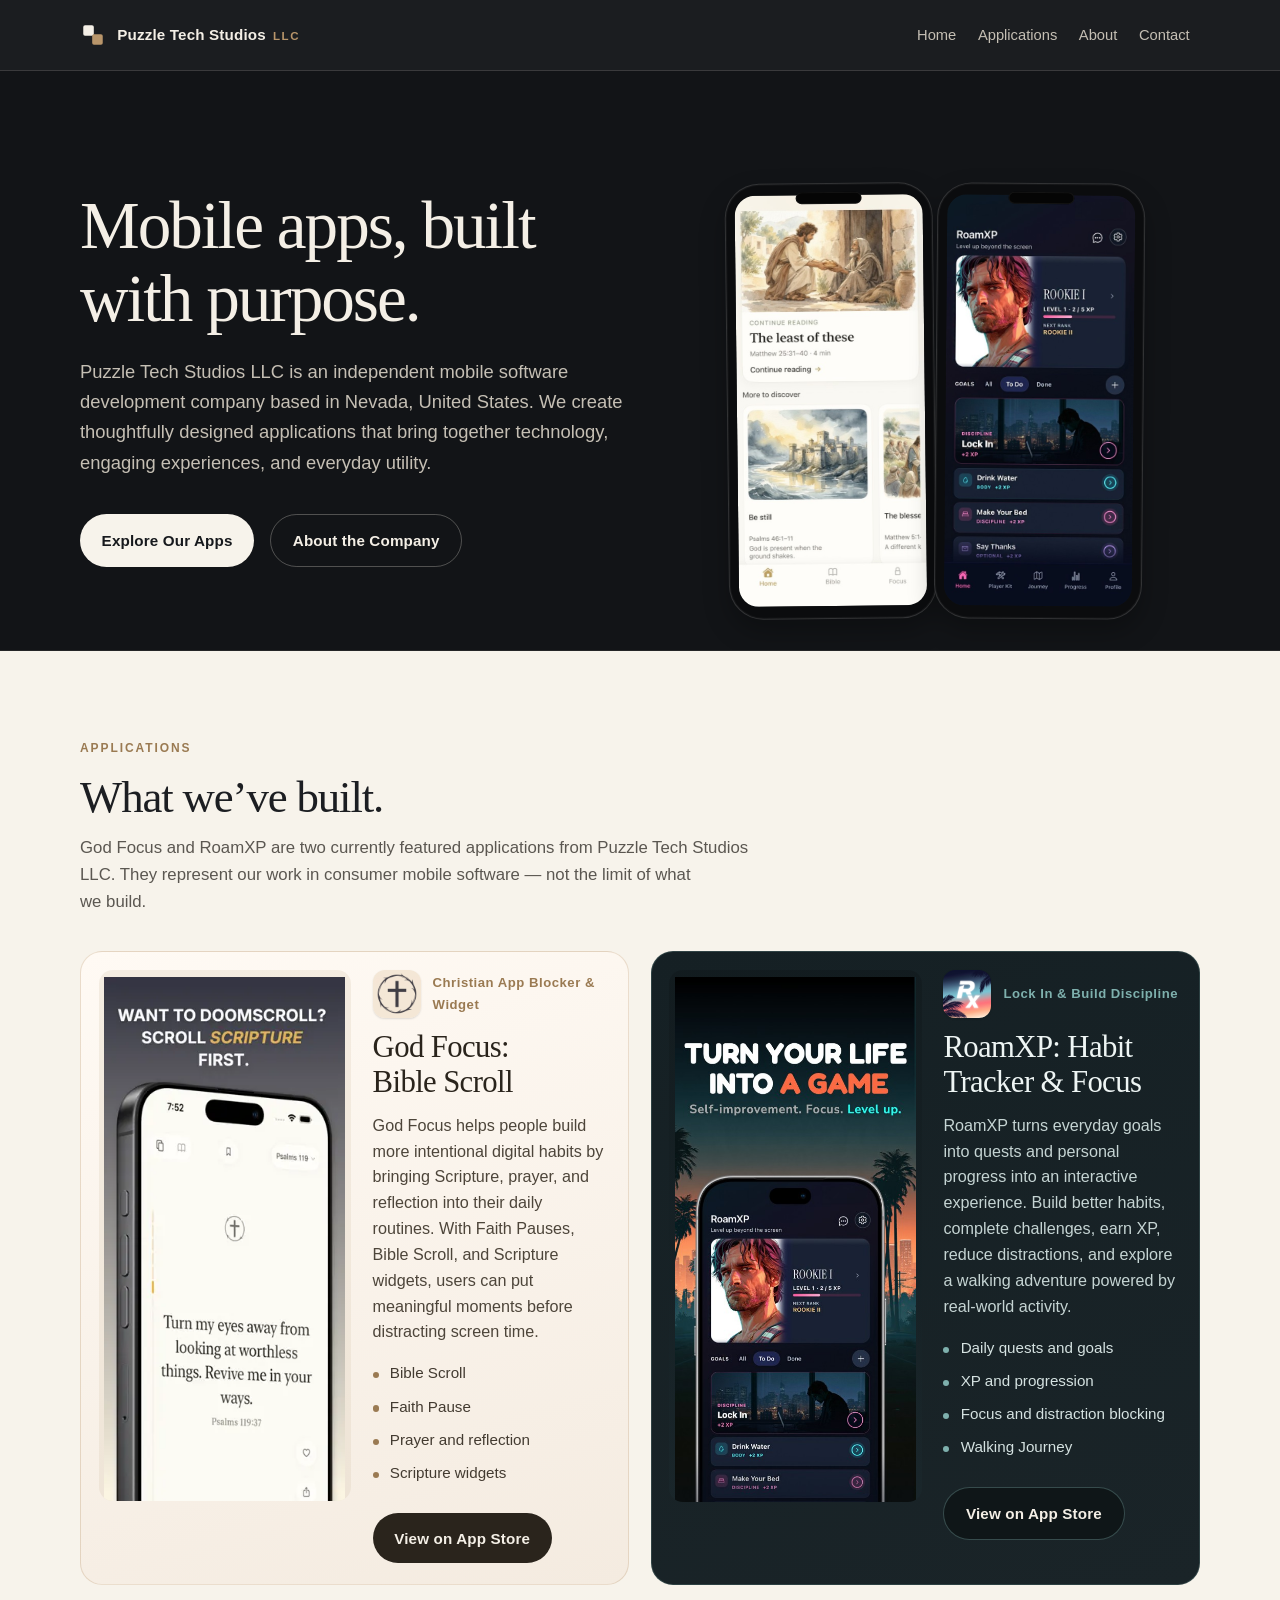
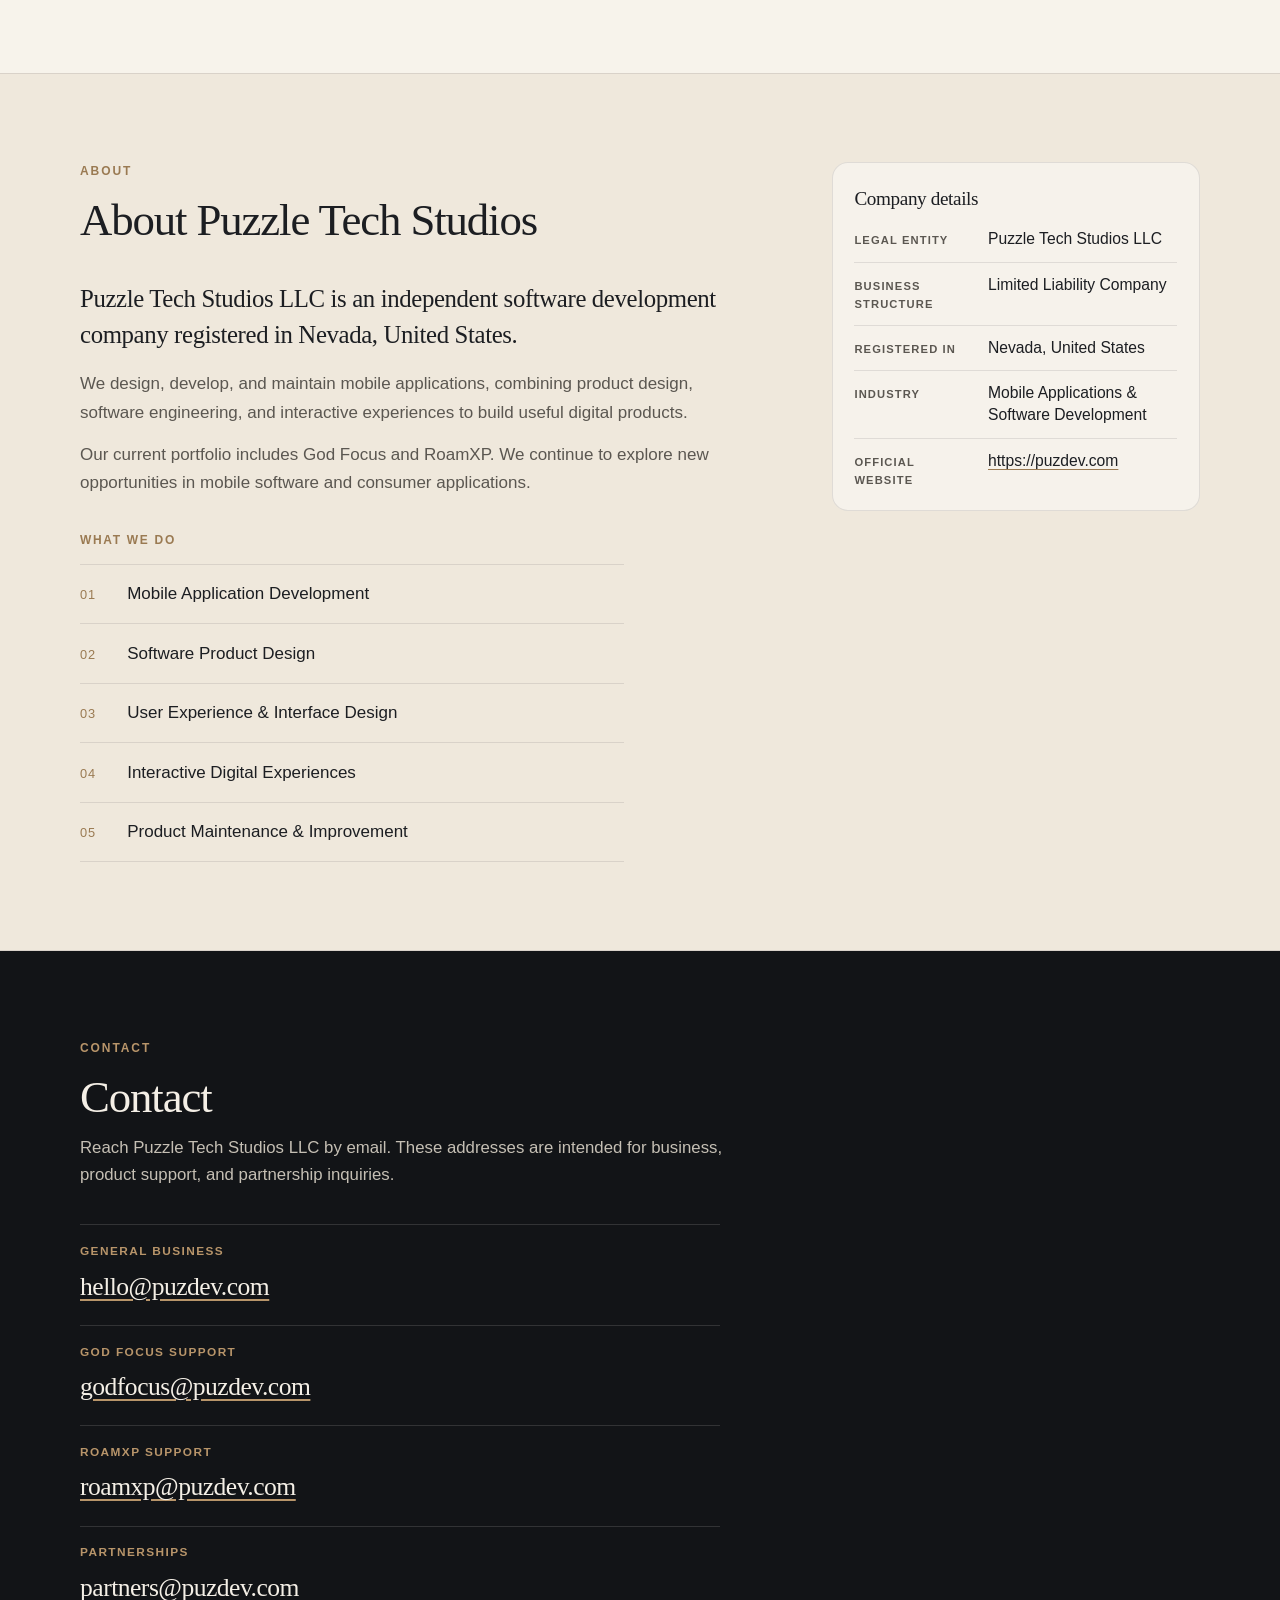
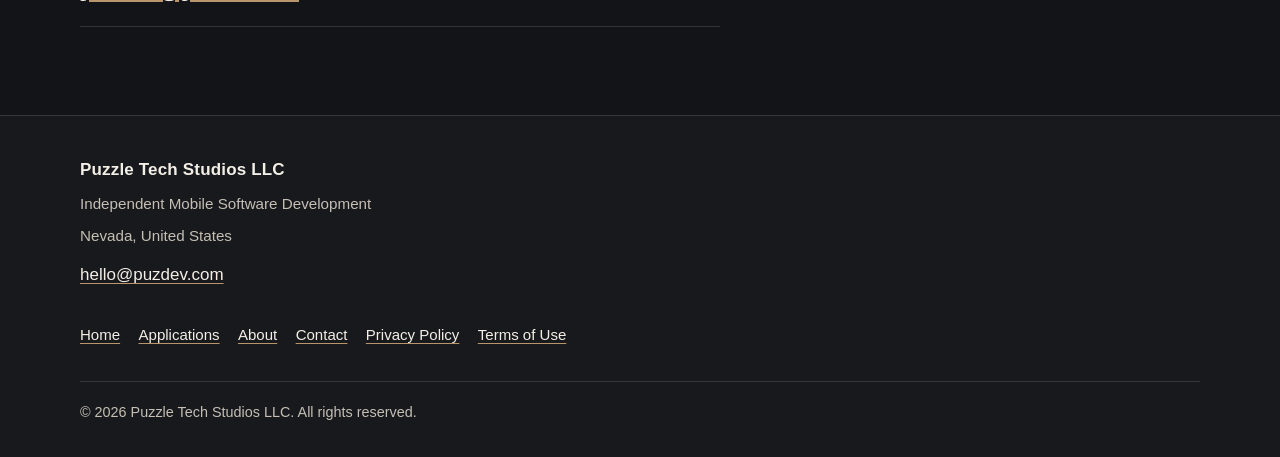
<file: index.html>
<!DOCTYPE html>
<html lang="en">
<head>
  <meta charset="utf-8">
  <meta name="viewport" content="width=device-width, initial-scale=1">
  <title>Puzzle Tech Studios LLC | Mobile Software Development</title>
  <meta name="description" content="Puzzle Tech Studios LLC is an independent mobile software development company based in Nevada. We create thoughtfully designed applications including God Focus and RoamXP.">
  <meta name="author" content="Puzzle Tech Studios LLC">
  <meta name="robots" content="index, follow">
  <meta name="theme-color" content="#121417">
  <meta name="color-scheme" content="light dark">
  <link rel="canonical" href="https://puzdev.com/">
  <link rel="icon" href="favicon.svg" type="image/svg+xml">
  <meta property="og:title" content="Puzzle Tech Studios LLC | Mobile Software Development">
  <meta property="og:description" content="Puzzle Tech Studios LLC designs and builds mobile applications, including God Focus and RoamXP.">
  <meta property="og:type" content="website">
  <meta property="og:url" content="https://puzdev.com/">
  <meta property="og:locale" content="en_US">
  <meta property="og:site_name" content="Puzzle Tech Studios LLC">
  <meta name="twitter:card" content="summary">
  <meta name="twitter:title" content="Puzzle Tech Studios LLC | Mobile Software Development">
  <meta name="twitter:description" content="Puzzle Tech Studios LLC designs and builds mobile applications, including God Focus and RoamXP.">
  <link rel="stylesheet" href="styles.css">
  <script type="application/ld+json">
  {
    "@context": "https://schema.org",
    "@graph": [
      {
        "@type": "Organization",
        "@id": "https://puzdev.com/#organization",
        "name": "Puzzle Tech Studios LLC",
        "url": "https://puzdev.com/",
        "logo": "https://puzdev.com/favicon.svg",
        "email": "hello@puzdev.com",
        "description": "Independent mobile software development company registered in Nevada, United States.",
        "address": {
          "@type": "PostalAddress",
          "addressRegion": "Nevada",
          "addressCountry": "US"
        },
        "contactPoint": {
          "@type": "ContactPoint",
          "contactType": "business inquiries",
          "email": "hello@puzdev.com",
          "availableLanguage": "English"
        }
      },
      {
        "@type": "WebSite",
        "@id": "https://puzdev.com/#website",
        "url": "https://puzdev.com/",
        "name": "Puzzle Tech Studios LLC",
        "publisher": { "@id": "https://puzdev.com/#organization" },
        "inLanguage": "en"
      },
      {
        "@type": "MobileApplication",
        "name": "God Focus: Bible Scroll",
        "operatingSystem": "iOS",
        "applicationCategory": "LifestyleApplication",
        "description": "God Focus helps people build more intentional digital habits by bringing Scripture, prayer, and reflection into their daily routines.",
        "url": "https://apps.apple.com/us/app/god-focus-bible-scroll/id6791024734",
        "publisher": { "@id": "https://puzdev.com/#organization" }
      },
      {
        "@type": "MobileApplication",
        "name": "RoamXP: Habit Tracker & Focus",
        "operatingSystem": "iOS",
        "applicationCategory": "LifestyleApplication",
        "description": "RoamXP turns everyday goals into quests and personal progress into an interactive experience.",
        "url": "https://apps.apple.com/us/app/roamxp-habit-tracker-focus/id6821217688",
        "publisher": { "@id": "https://puzdev.com/#organization" }
      }
    ]
  }
  </script>
</head>
<body id="top">
  <a class="skip-link" href="#main">Skip to content</a>
  <header class="site-header">
    <div class="wrap header-inner">
      <a class="brand" href="index.html#top">
        <svg class="brand-mark" viewBox="0 0 32 32" width="26" height="26" aria-hidden="true">
          <rect x="4" y="4" width="13" height="13" rx="2.2" fill="currentColor"/>
          <rect x="15" y="15" width="13" height="13" rx="2.2" fill="#b8956a"/>
        </svg>
        <span class="brand-text">
          <span class="brand-name">Puzzle Tech Studios</span>
          <span class="brand-llc">LLC</span>
        </span>
      </a>
      <nav class="site-nav" aria-label="Primary">
        <ul>
          <li><a href="index.html#top">Home</a></li>
          <li><a href="index.html#apps">Applications</a></li>
          <li><a href="index.html#about">About</a></li>
          <li><a href="index.html#contact">Contact</a></li>
        </ul>
      </nav>
    </div>
  </header>

  <main id="main" tabindex="-1">
    <section class="hero" aria-labelledby="hero-title">
      <div class="wrap hero-grid">
        <div class="hero-copy">
          <h1 id="hero-title">Mobile apps, built with purpose.</h1>
          <p class="hero-lede">Puzzle Tech Studios LLC is an independent mobile software development company based in Nevada, United States. We create thoughtfully designed applications that bring together technology, engaging experiences, and everyday utility.</p>
          <div class="hero-actions">
            <a class="btn btn--primary" href="index.html#apps">Explore Our Apps</a>
            <a class="btn btn--ghost" href="index.html#about">About the Company</a>
          </div>
        </div>
        <div class="hero-visual" aria-hidden="true">
          <figure class="hero-phone hero-phone--faith">
            <div class="iphone-frame">
              <div class="iphone-island" aria-hidden="true"></div>
              <div class="iphone-screen">
                <img
                  src="assets/apps/site-supplied/god-focus-hero-screen.jpg"
                  width="470"
                  height="1024"
                  alt=""
                  decoding="async">
              </div>
            </div>
          </figure>
          <figure class="hero-phone hero-phone--roam">
            <div class="iphone-frame">
              <div class="iphone-island" aria-hidden="true"></div>
              <div class="iphone-screen">
                <img
                  src="assets/apps/site-supplied/roamxp-hero-screen.jpg"
                  width="470"
                  height="1024"
                  alt=""
                  decoding="async">
              </div>
            </div>
          </figure>
        </div>
      </div>
    </section>

    <section class="section section--paper" id="apps" aria-labelledby="apps-title">
      <div class="wrap">
        <header class="section-head">
          <p class="eyebrow">Applications</p>
          <h2 id="apps-title">What we’ve built.</h2>
          <p class="section-intro">God Focus and RoamXP are two currently featured applications from Puzzle Tech Studios LLC. They represent our work in consumer mobile software — not the limit of what we build.</p>
        </header>

        <div class="app-grid">
          <article class="app-card app-card--faith">
            <figure class="app-media">
              <img
                class="app-shot"
                src="assets/apps/site-supplied/god-focus-promo.webp"
                width="313"
                height="680"
                alt="God Focus: Bible Scroll promotional screenshot showing Scripture reading on an iPhone"
                loading="lazy"
                decoding="async">
            </figure>
            <div class="app-body">
              <div class="app-meta">
                <img class="app-icon" src="assets/apps/godfocus-icon.jpg" width="96" height="96" alt="God Focus app icon" decoding="async">
                <p class="app-kicker">Christian App Blocker &amp; Widget</p>
              </div>
              <h3>God Focus: Bible Scroll</h3>
              <p class="app-copy">God Focus helps people build more intentional digital habits by bringing Scripture, prayer, and reflection into their daily routines. With Faith Pauses, Bible Scroll, and Scripture widgets, users can put meaningful moments before distracting screen time.</p>
              <ul class="feature-list">
                <li>Bible Scroll</li>
                <li>Faith Pause</li>
                <li>Prayer and reflection</li>
                <li>Scripture widgets</li>
              </ul>
              <div class="app-actions">
                <a class="btn btn--store" href="https://apps.apple.com/us/app/god-focus-bible-scroll/id6791024734" target="_blank" rel="noopener noreferrer">View on App Store<span class="visually-hidden"> (opens in a new tab)</span></a>
              </div>
            </div>
          </article>

          <article class="app-card app-card--roam">
            <figure class="app-media">
              <img
                class="app-shot"
                src="assets/apps/site-supplied/roamxp-promo.png"
                width="471"
                height="1024"
                alt="RoamXP promotional screenshot showing the habit tracker home screen inside an iPhone"
                loading="lazy"
                decoding="async">
            </figure>
            <div class="app-body">
              <div class="app-meta">
                <img class="app-icon" src="assets/apps/roamxp-icon.jpg" width="96" height="96" alt="RoamXP app icon" decoding="async">
                <p class="app-kicker">Lock In &amp; Build Discipline</p>
              </div>
              <h3>RoamXP: Habit Tracker &amp; Focus</h3>
              <p class="app-copy">RoamXP turns everyday goals into quests and personal progress into an interactive experience. Build better habits, complete challenges, earn XP, reduce distractions, and explore a walking adventure powered by real-world activity.</p>
              <ul class="feature-list">
                <li>Daily quests and goals</li>
                <li>XP and progression</li>
                <li>Focus and distraction blocking</li>
                <li>Walking Journey</li>
              </ul>
              <div class="app-actions">
                <a class="btn btn--store" href="https://apps.apple.com/us/app/roamxp-habit-tracker-focus/id6821217688" target="_blank" rel="noopener noreferrer">View on App Store<span class="visually-hidden"> (opens in a new tab)</span></a>
              </div>
            </div>
          </article>
        </div>
      </div>
    </section>

    <section class="section section--soft" id="about" aria-labelledby="about-title">
      <div class="wrap about-grid">
        <div>
          <header class="section-head">
            <p class="eyebrow">About</p>
            <h2 id="about-title">About Puzzle Tech Studios</h2>
          </header>
          <p class="about-lead">Puzzle Tech Studios LLC is an independent software development company registered in Nevada, United States.</p>
          <p class="about-body">We design, develop, and maintain mobile applications, combining product design, software engineering, and interactive experiences to build useful digital products.</p>
          <p class="about-body">Our current portfolio includes God Focus and RoamXP. We continue to explore new opportunities in mobile software and consumer applications.</p>
          <h3 class="activity-title">What we do</h3>
          <ul class="activity-list">
            <li><span aria-hidden="true">01</span> Mobile Application Development</li>
            <li><span aria-hidden="true">02</span> Software Product Design</li>
            <li><span aria-hidden="true">03</span> User Experience &amp; Interface Design</li>
            <li><span aria-hidden="true">04</span> Interactive Digital Experiences</li>
            <li><span aria-hidden="true">05</span> Product Maintenance &amp; Improvement</li>
          </ul>
        </div>

        <aside class="identity" aria-labelledby="identity-title">
          <h3 id="identity-title">Company details</h3>
          <dl>
            <div>
              <dt>Legal entity</dt>
              <dd>Puzzle Tech Studios LLC</dd>
            </div>
            <div>
              <dt>Business structure</dt>
              <dd>Limited Liability Company</dd>
            </div>
            <div>
              <dt>Registered in</dt>
              <dd>Nevada, United States</dd>
            </div>
            <div>
              <dt>Industry</dt>
              <dd>Mobile Applications &amp; Software Development</dd>
            </div>
            <div>
              <dt>Official website</dt>
              <dd><a href="https://puzdev.com">https://puzdev.com</a></dd>
            </div>
          </dl>
        </aside>
      </div>
    </section>

    <section class="section section--ink" id="contact" aria-labelledby="contact-title">
      <div class="wrap">
        <header class="section-head">
          <p class="eyebrow">Contact</p>
          <h2 id="contact-title">Contact</h2>
          <p class="section-intro">Reach Puzzle Tech Studios LLC by email. These addresses are intended for business, product support, and partnership inquiries.</p>
        </header>
        <ul class="contact-list">
          <li>
            <span>General business</span>
            <a href="mailto:hello@puzdev.com">hello@puzdev.com</a>
          </li>
          <li>
            <span>God Focus support</span>
            <a href="mailto:godfocus@puzdev.com">godfocus@puzdev.com</a>
          </li>
          <li>
            <span>RoamXP support</span>
            <a href="mailto:roamxp@puzdev.com">roamxp@puzdev.com</a>
          </li>
          <li>
            <span>Partnerships</span>
            <a href="mailto:partners@puzdev.com">partners@puzdev.com</a>
          </li>
        </ul>
      </div>
    </section>
  </main>

  <footer class="site-footer">
    <div class="wrap">
      <div class="footer-top">
        <p class="footer-brand">Puzzle Tech Studios LLC</p>
        <p class="footer-tag">Independent Mobile Software Development</p>
        <p class="footer-place">Nevada, United States</p>
        <p class="footer-email"><a href="mailto:hello@puzdev.com">hello@puzdev.com</a></p>
      </div>
      <nav class="footer-nav" aria-label="Footer">
        <a href="index.html#top">Home</a>
        <a href="index.html#apps">Applications</a>
        <a href="index.html#about">About</a>
        <a href="index.html#contact">Contact</a>
        <a href="privacy.html">Privacy Policy</a>
        <a href="terms.html">Terms of Use</a>
      </nav>
      <div class="footer-meta">
        <p>© 2026 Puzzle Tech Studios LLC. All rights reserved.</p>
      </div>
    </div>
  </footer>
  <script src="script.js" defer></script>
</body>
</html>
</file>
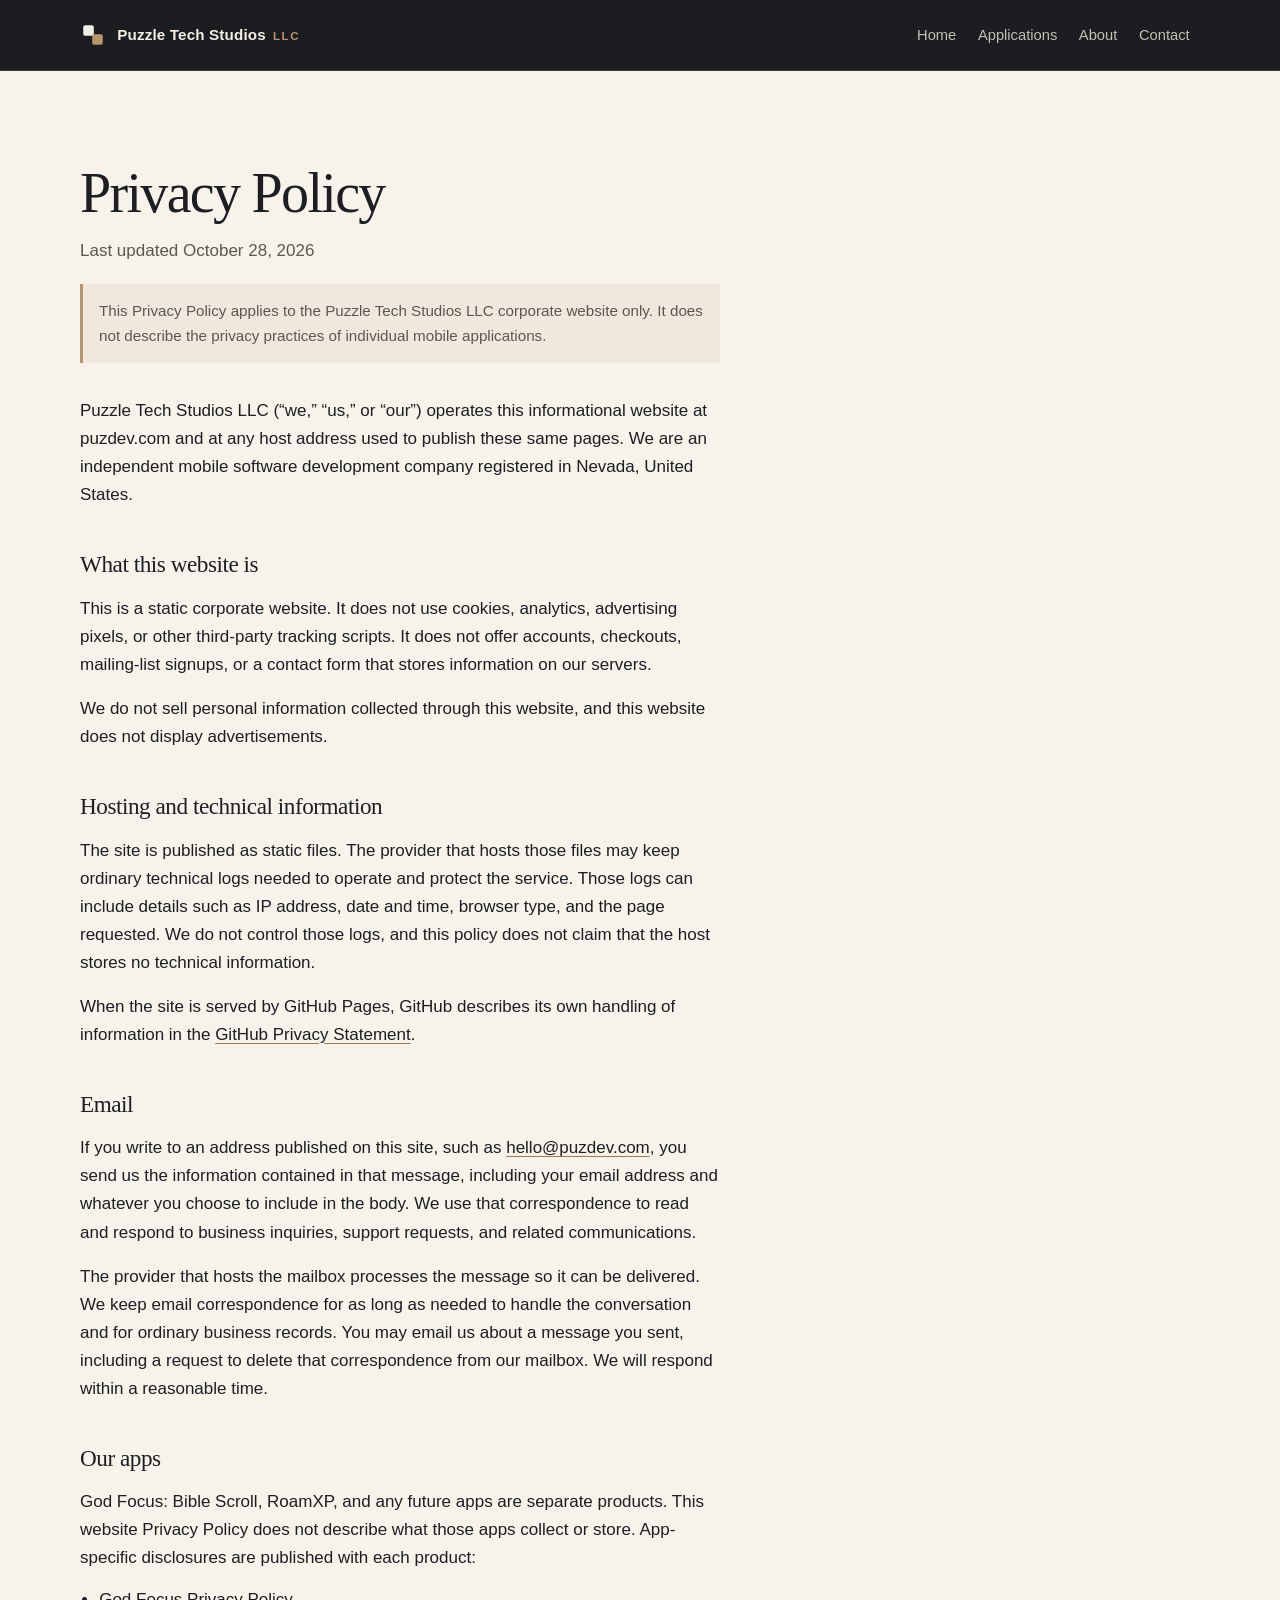
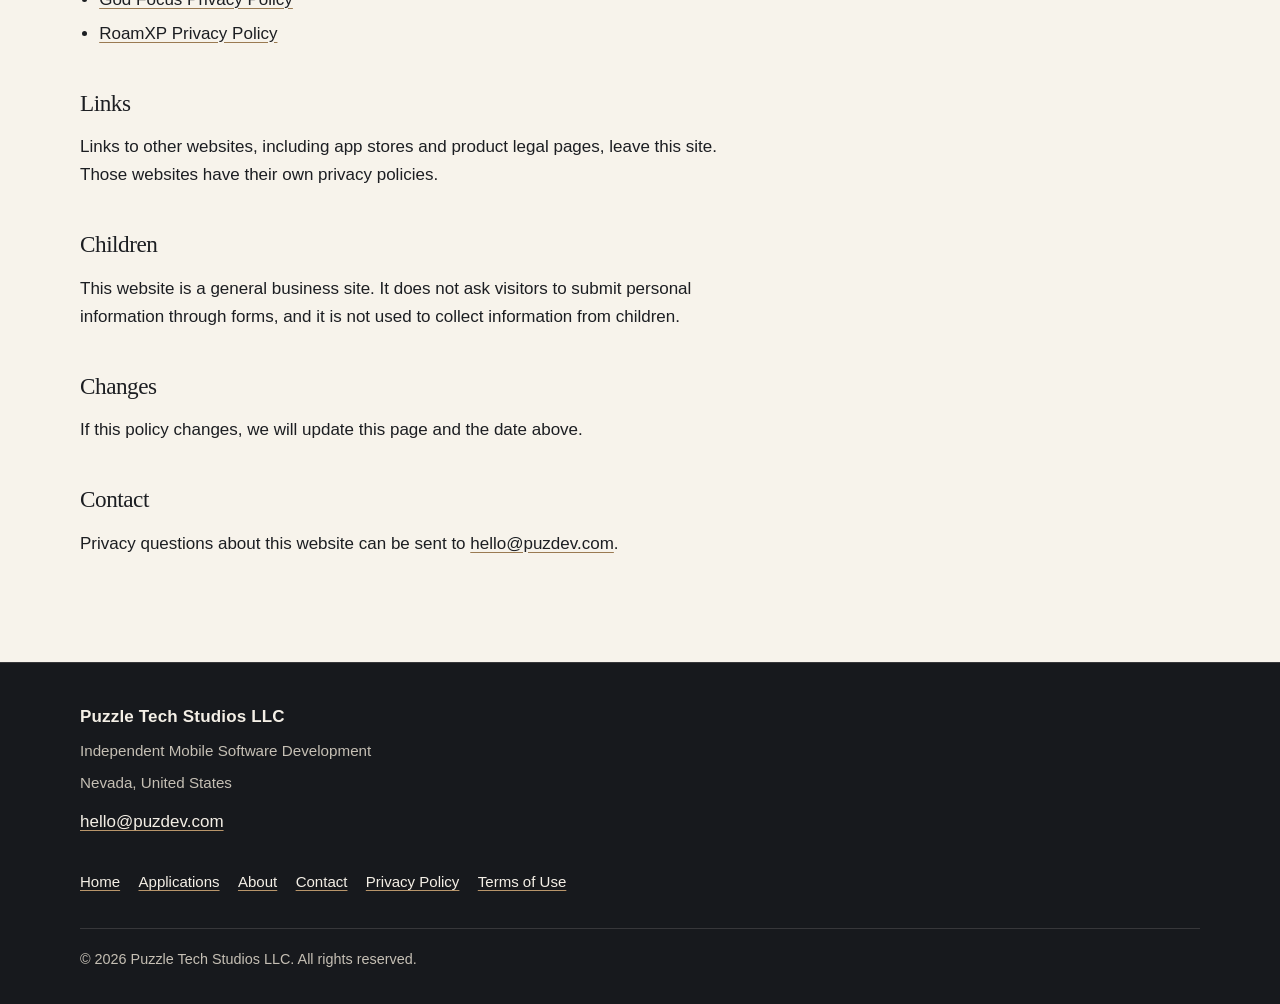
<file: privacy.html>
<!DOCTYPE html>
<html lang="en">
<head>
  <meta charset="utf-8">
  <meta name="viewport" content="width=device-width, initial-scale=1">
  <title>Privacy Policy | Puzzle Tech Studios LLC</title>
  <meta name="description" content="Privacy policy for the Puzzle Tech Studios LLC corporate website.">
  <meta name="author" content="Puzzle Tech Studios LLC">
  <meta name="robots" content="index, follow">
  <meta name="theme-color" content="#121417">
  <meta name="color-scheme" content="light dark">
  <link rel="canonical" href="https://puzdev.com/privacy.html">
  <link rel="icon" href="favicon.svg" type="image/svg+xml">
  <meta property="og:title" content="Privacy Policy | Puzzle Tech Studios LLC">
  <meta property="og:description" content="Privacy policy for the Puzzle Tech Studios LLC corporate website.">
  <meta property="og:type" content="website">
  <meta property="og:url" content="https://puzdev.com/privacy.html">
  <meta property="og:locale" content="en_US">
  <meta property="og:site_name" content="Puzzle Tech Studios LLC">
  <meta name="twitter:card" content="summary">
  <meta name="twitter:title" content="Privacy Policy | Puzzle Tech Studios LLC">
  <meta name="twitter:description" content="Privacy policy for the Puzzle Tech Studios LLC corporate website.">
  <link rel="stylesheet" href="styles.css">
  <script type="application/ld+json">
  {
    "@context": "https://schema.org",
    "@type": "WebPage",
    "name": "Privacy Policy",
    "url": "https://puzdev.com/privacy.html",
    "isPartOf": {
      "@type": "WebSite",
      "name": "Puzzle Tech Studios LLC",
      "url": "https://puzdev.com/"
    },
    "publisher": {
      "@type": "Organization",
      "name": "Puzzle Tech Studios LLC"
    },
    "inLanguage": "en"
  }
  </script>
</head>
<body id="top">
  <a class="skip-link" href="#main">Skip to content</a>
  <header class="site-header">
    <div class="wrap header-inner">
      <a class="brand" href="index.html#top">
        <svg class="brand-mark" viewBox="0 0 32 32" width="26" height="26" aria-hidden="true">
          <rect x="4" y="4" width="13" height="13" rx="2.2" fill="currentColor"/>
          <rect x="15" y="15" width="13" height="13" rx="2.2" fill="#b8956a"/>
        </svg>
        <span class="brand-text">
          <span class="brand-name">Puzzle Tech Studios</span>
          <span class="brand-llc">LLC</span>
        </span>
      </a>
      <nav class="site-nav" aria-label="Primary">
        <ul>
          <li><a href="index.html#top">Home</a></li>
          <li><a href="index.html#apps">Applications</a></li>
          <li><a href="index.html#about">About</a></li>
          <li><a href="index.html#contact">Contact</a></li>
        </ul>
      </nav>
    </div>
  </header>

  <main id="main" tabindex="-1">
    <article class="wrap page">
      <header class="page-intro">
        <h1>Privacy Policy</h1>
        <p class="updated">Last updated October 28, 2026</p>
        <p class="draft-note">This Privacy Policy applies to the Puzzle Tech Studios LLC corporate website only. It does not describe the privacy practices of individual mobile applications.</p>
      </header>

      <div class="prose">
        <p>Puzzle Tech Studios LLC (“we,” “us,” or “our”) operates this informational website at puzdev.com and at any host address used to publish these same pages. We are an independent mobile software development company registered in Nevada, United States.</p>

        <h2>What this website is</h2>
        <p>This is a static corporate website. It does not use cookies, analytics, advertising pixels, or other third-party tracking scripts. It does not offer accounts, checkouts, mailing-list signups, or a contact form that stores information on our servers.</p>
        <p>We do not sell personal information collected through this website, and this website does not display advertisements.</p>

        <h2>Hosting and technical information</h2>
        <p>The site is published as static files. The provider that hosts those files may keep ordinary technical logs needed to operate and protect the service. Those logs can include details such as IP address, date and time, browser type, and the page requested. We do not control those logs, and this policy does not claim that the host stores no technical information.</p>
        <p>When the site is served by GitHub Pages, GitHub describes its own handling of information in the <a href="https://docs.github.com/en/site-policy/privacy-policies/github-privacy-statement" rel="noopener noreferrer" target="_blank">GitHub Privacy Statement<span class="visually-hidden"> (opens in a new tab)</span></a>.</p>

        <h2>Email</h2>
        <p>If you write to an address published on this site, such as <a href="mailto:hello@puzdev.com">hello@puzdev.com</a>, you send us the information contained in that message, including your email address and whatever you choose to include in the body. We use that correspondence to read and respond to business inquiries, support requests, and related communications.</p>
        <p>The provider that hosts the mailbox processes the message so it can be delivered. We keep email correspondence for as long as needed to handle the conversation and for ordinary business records. You may email us about a message you sent, including a request to delete that correspondence from our mailbox. We will respond within a reasonable time.</p>

        <h2>Our apps</h2>
        <p>God Focus: Bible Scroll, RoamXP, and any future apps are separate products. This website Privacy Policy does not describe what those apps collect or store. App-specific disclosures are published with each product:</p>
        <ul>
          <li><a href="https://puzzleknows.github.io/god-focus-website/privacy.html" rel="noopener noreferrer" target="_blank">God Focus Privacy Policy<span class="visually-hidden"> (opens in a new tab)</span></a></li>
          <li><a href="https://puzzleknows.github.io/roamxp-website/privacy/" rel="noopener noreferrer" target="_blank">RoamXP Privacy Policy<span class="visually-hidden"> (opens in a new tab)</span></a></li>
        </ul>

        <h2>Links</h2>
        <p>Links to other websites, including app stores and product legal pages, leave this site. Those websites have their own privacy policies.</p>

        <h2>Children</h2>
        <p>This website is a general business site. It does not ask visitors to submit personal information through forms, and it is not used to collect information from children.</p>

        <h2>Changes</h2>
        <p>If this policy changes, we will update this page and the date above.</p>

        <h2>Contact</h2>
        <p>Privacy questions about this website can be sent to <a href="mailto:hello@puzdev.com">hello@puzdev.com</a>.</p>
      </div>
    </article>
  </main>

  <footer class="site-footer">
    <div class="wrap">
      <div class="footer-top">
        <p class="footer-brand">Puzzle Tech Studios LLC</p>
        <p class="footer-tag">Independent Mobile Software Development</p>
        <p class="footer-place">Nevada, United States</p>
        <p class="footer-email"><a href="mailto:hello@puzdev.com">hello@puzdev.com</a></p>
      </div>
      <nav class="footer-nav" aria-label="Footer">
        <a href="index.html#top">Home</a>
        <a href="index.html#apps">Applications</a>
        <a href="index.html#about">About</a>
        <a href="index.html#contact">Contact</a>
        <a href="privacy.html" aria-current="page">Privacy Policy</a>
        <a href="terms.html">Terms of Use</a>
      </nav>
      <div class="footer-meta">
        <p>© 2026 Puzzle Tech Studios LLC. All rights reserved.</p>
      </div>
    </div>
  </footer>
  <script src="script.js" defer></script>
</body>
</html>
</file>
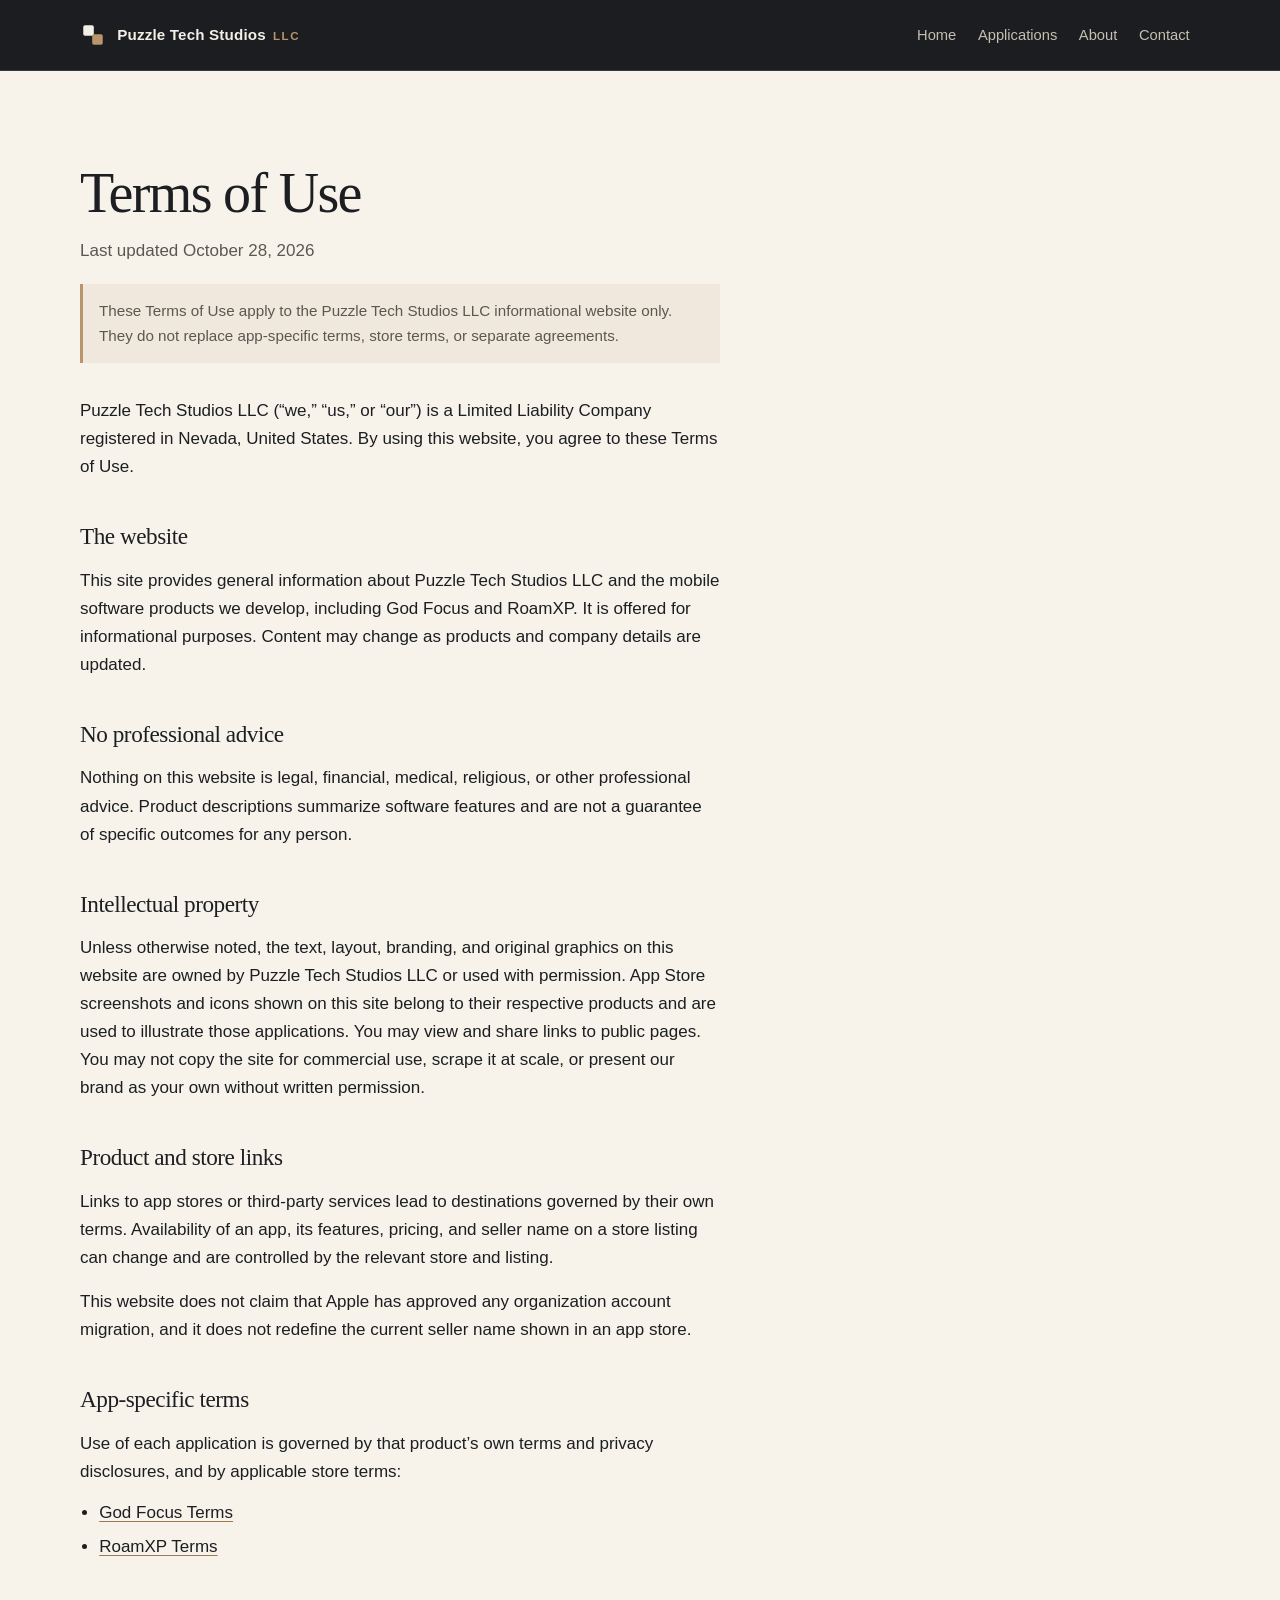
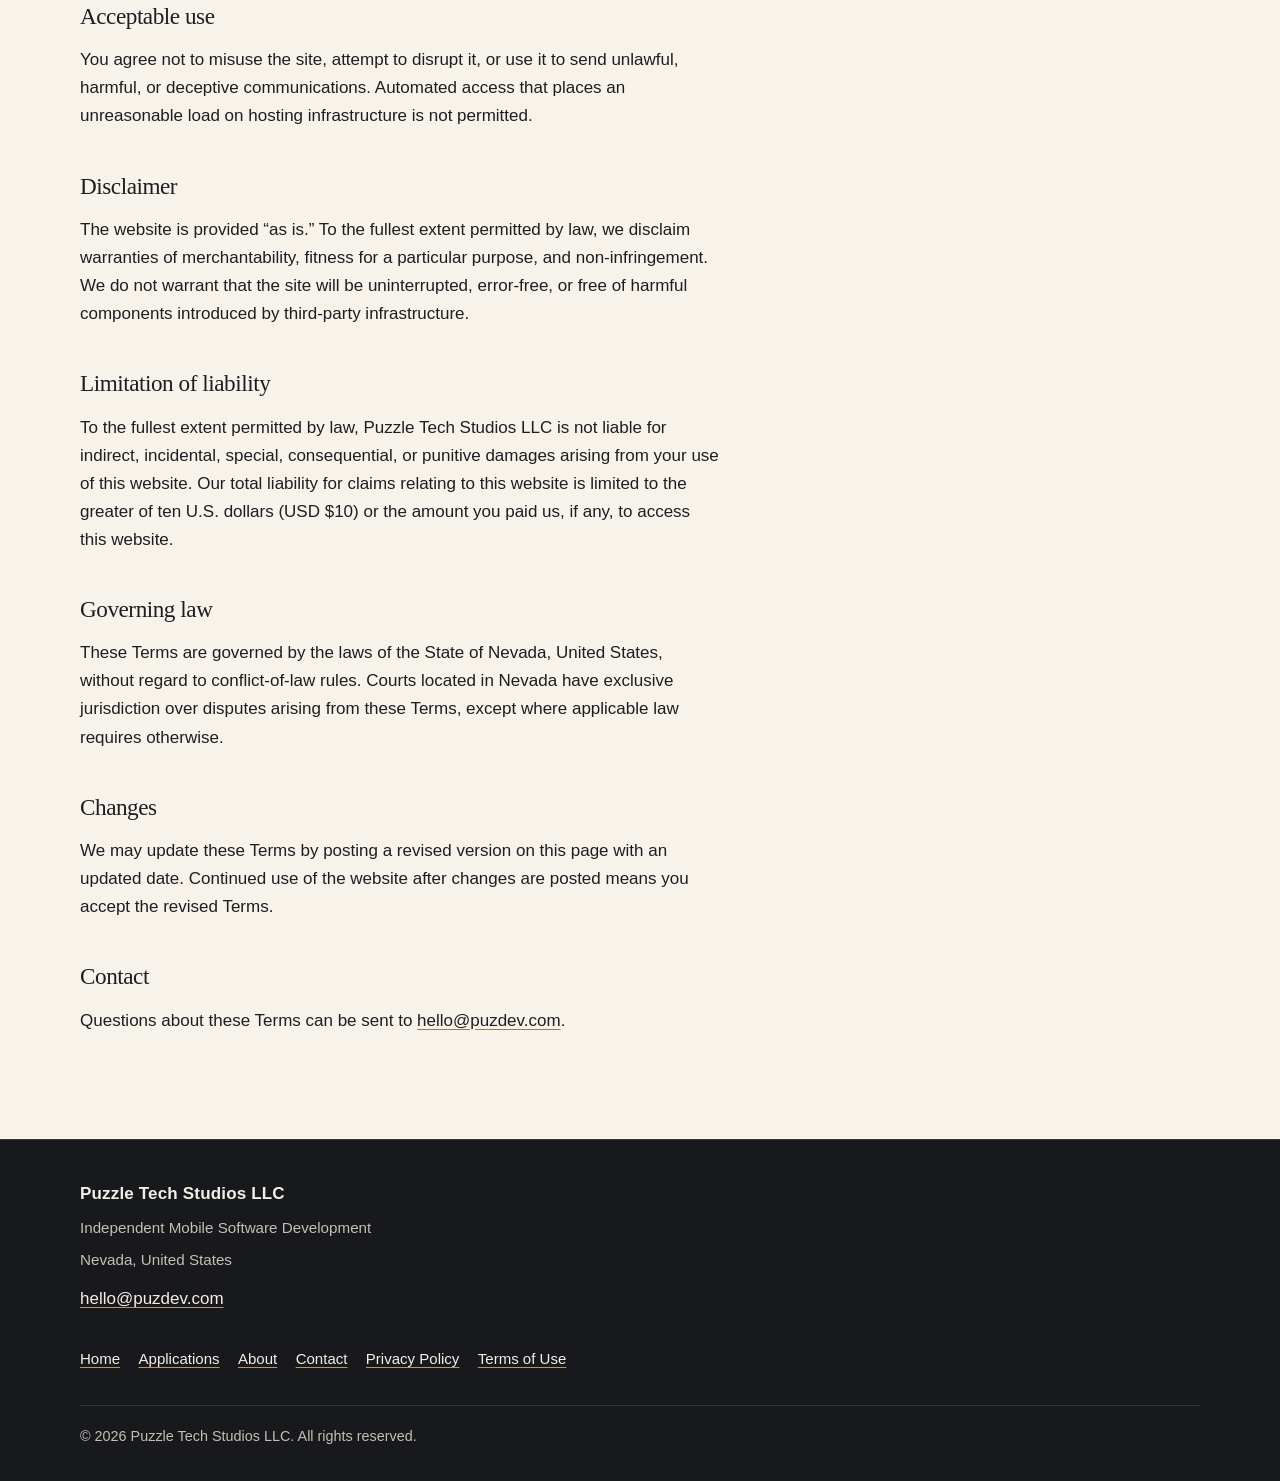
<file: terms.html>
<!DOCTYPE html>
<html lang="en">
<head>
  <meta charset="utf-8">
  <meta name="viewport" content="width=device-width, initial-scale=1">
  <title>Terms of Use | Puzzle Tech Studios LLC</title>
  <meta name="description" content="Terms of use for the Puzzle Tech Studios LLC corporate website.">
  <meta name="author" content="Puzzle Tech Studios LLC">
  <meta name="robots" content="index, follow">
  <meta name="theme-color" content="#121417">
  <meta name="color-scheme" content="light dark">
  <link rel="canonical" href="https://puzdev.com/terms.html">
  <link rel="icon" href="favicon.svg" type="image/svg+xml">
  <meta property="og:title" content="Terms of Use | Puzzle Tech Studios LLC">
  <meta property="og:description" content="Terms of use for the Puzzle Tech Studios LLC corporate website.">
  <meta property="og:type" content="website">
  <meta property="og:url" content="https://puzdev.com/terms.html">
  <meta property="og:locale" content="en_US">
  <meta property="og:site_name" content="Puzzle Tech Studios LLC">
  <meta name="twitter:card" content="summary">
  <meta name="twitter:title" content="Terms of Use | Puzzle Tech Studios LLC">
  <meta name="twitter:description" content="Terms of use for the Puzzle Tech Studios LLC corporate website.">
  <link rel="stylesheet" href="styles.css">
  <script type="application/ld+json">
  {
    "@context": "https://schema.org",
    "@type": "WebPage",
    "name": "Terms of Use",
    "url": "https://puzdev.com/terms.html",
    "isPartOf": {
      "@type": "WebSite",
      "name": "Puzzle Tech Studios LLC",
      "url": "https://puzdev.com/"
    },
    "publisher": {
      "@type": "Organization",
      "name": "Puzzle Tech Studios LLC"
    },
    "inLanguage": "en"
  }
  </script>
</head>
<body id="top">
  <a class="skip-link" href="#main">Skip to content</a>
  <header class="site-header">
    <div class="wrap header-inner">
      <a class="brand" href="index.html#top">
        <svg class="brand-mark" viewBox="0 0 32 32" width="26" height="26" aria-hidden="true">
          <rect x="4" y="4" width="13" height="13" rx="2.2" fill="currentColor"/>
          <rect x="15" y="15" width="13" height="13" rx="2.2" fill="#b8956a"/>
        </svg>
        <span class="brand-text">
          <span class="brand-name">Puzzle Tech Studios</span>
          <span class="brand-llc">LLC</span>
        </span>
      </a>
      <nav class="site-nav" aria-label="Primary">
        <ul>
          <li><a href="index.html#top">Home</a></li>
          <li><a href="index.html#apps">Applications</a></li>
          <li><a href="index.html#about">About</a></li>
          <li><a href="index.html#contact">Contact</a></li>
        </ul>
      </nav>
    </div>
  </header>

  <main id="main" tabindex="-1">
    <article class="wrap page">
      <header class="page-intro">
        <h1>Terms of Use</h1>
        <p class="updated">Last updated October 28, 2026</p>
        <p class="draft-note">These Terms of Use apply to the Puzzle Tech Studios LLC informational website only. They do not replace app-specific terms, store terms, or separate agreements.</p>
      </header>

      <div class="prose">
        <p>Puzzle Tech Studios LLC (“we,” “us,” or “our”) is a Limited Liability Company registered in Nevada, United States. By using this website, you agree to these Terms of Use.</p>

        <h2>The website</h2>
        <p>This site provides general information about Puzzle Tech Studios LLC and the mobile software products we develop, including God Focus and RoamXP. It is offered for informational purposes. Content may change as products and company details are updated.</p>

        <h2>No professional advice</h2>
        <p>Nothing on this website is legal, financial, medical, religious, or other professional advice. Product descriptions summarize software features and are not a guarantee of specific outcomes for any person.</p>

        <h2>Intellectual property</h2>
        <p>Unless otherwise noted, the text, layout, branding, and original graphics on this website are owned by Puzzle Tech Studios LLC or used with permission. App Store screenshots and icons shown on this site belong to their respective products and are used to illustrate those applications. You may view and share links to public pages. You may not copy the site for commercial use, scrape it at scale, or present our brand as your own without written permission.</p>

        <h2>Product and store links</h2>
        <p>Links to app stores or third-party services lead to destinations governed by their own terms. Availability of an app, its features, pricing, and seller name on a store listing can change and are controlled by the relevant store and listing.</p>
        <p>This website does not claim that Apple has approved any organization account migration, and it does not redefine the current seller name shown in an app store.</p>

        <h2>App-specific terms</h2>
        <p>Use of each application is governed by that product’s own terms and privacy disclosures, and by applicable store terms:</p>
        <ul>
          <li><a href="https://puzzleknows.github.io/god-focus-website/terms.html" rel="noopener noreferrer" target="_blank">God Focus Terms<span class="visually-hidden"> (opens in a new tab)</span></a></li>
          <li><a href="https://puzzleknows.github.io/roamxp-website/terms/" rel="noopener noreferrer" target="_blank">RoamXP Terms<span class="visually-hidden"> (opens in a new tab)</span></a></li>
        </ul>

        <h2>Acceptable use</h2>
        <p>You agree not to misuse the site, attempt to disrupt it, or use it to send unlawful, harmful, or deceptive communications. Automated access that places an unreasonable load on hosting infrastructure is not permitted.</p>

        <h2>Disclaimer</h2>
        <p>The website is provided “as is.” To the fullest extent permitted by law, we disclaim warranties of merchantability, fitness for a particular purpose, and non-infringement. We do not warrant that the site will be uninterrupted, error-free, or free of harmful components introduced by third-party infrastructure.</p>

        <h2>Limitation of liability</h2>
        <p>To the fullest extent permitted by law, Puzzle Tech Studios LLC is not liable for indirect, incidental, special, consequential, or punitive damages arising from your use of this website. Our total liability for claims relating to this website is limited to the greater of ten U.S. dollars (USD $10) or the amount you paid us, if any, to access this website.</p>

        <h2>Governing law</h2>
        <p>These Terms are governed by the laws of the State of Nevada, United States, without regard to conflict-of-law rules. Courts located in Nevada have exclusive jurisdiction over disputes arising from these Terms, except where applicable law requires otherwise.</p>

        <h2>Changes</h2>
        <p>We may update these Terms by posting a revised version on this page with an updated date. Continued use of the website after changes are posted means you accept the revised Terms.</p>

        <h2>Contact</h2>
        <p>Questions about these Terms can be sent to <a href="mailto:hello@puzdev.com">hello@puzdev.com</a>.</p>
      </div>
    </article>
  </main>

  <footer class="site-footer">
    <div class="wrap">
      <div class="footer-top">
        <p class="footer-brand">Puzzle Tech Studios LLC</p>
        <p class="footer-tag">Independent Mobile Software Development</p>
        <p class="footer-place">Nevada, United States</p>
        <p class="footer-email"><a href="mailto:hello@puzdev.com">hello@puzdev.com</a></p>
      </div>
      <nav class="footer-nav" aria-label="Footer">
        <a href="index.html#top">Home</a>
        <a href="index.html#apps">Applications</a>
        <a href="index.html#about">About</a>
        <a href="index.html#contact">Contact</a>
        <a href="privacy.html">Privacy Policy</a>
        <a href="terms.html" aria-current="page">Terms of Use</a>
      </nav>
      <div class="footer-meta">
        <p>© 2026 Puzzle Tech Studios LLC. All rights reserved.</p>
      </div>
    </div>
  </footer>
  <script src="script.js" defer></script>
</body>
</html>
</file>
<file: styles.css>
/* Puzzle Tech Studios LLC — corporate website */

:root {
  --ink: #17191d;
  --ink-soft: #2c2f35;
  --graphite: #121417;
  --paper: #f7f3eb;
  --paper-deep: #efe8dc;
  --sand: #b8956a;
  --sand-deep: #9a7a52;
  --text-dark: #1c1e22;
  --text-muted: #5b5751;
  --text-light: #f4efe6;
  --text-light-soft: #c5bfb4;
  --line-dark: rgba(244, 239, 230, 0.14);
  --line-light: rgba(23, 25, 29, 0.1);
  --faith-bg: #f4ebe0;
  --roam-bg: #1a2428;
  --serif: "Iowan Old Style", "Palatino Linotype", Palatino, Georgia, "Times New Roman", serif;
  --sans: "Avenir Next", "Segoe UI", "Helvetica Neue", Helvetica, Arial, sans-serif;
  --wrap: 1120px;
  --header-h: 4.35rem;
  color-scheme: light dark;
}

*,
*::before,
*::after {
  box-sizing: border-box;
}

html {
  background: var(--paper);
  scroll-padding-top: calc(var(--header-h) + 1.25rem);
  -webkit-text-size-adjust: 100%;
  text-size-adjust: 100%;
}

body {
  margin: 0;
  min-height: 100vh;
  display: flex;
  flex-direction: column;
  background: var(--paper);
  color: var(--text-dark);
  font-family: var(--sans);
  font-size: 1.0625rem;
  line-height: 1.65;
  -webkit-font-smoothing: antialiased;
  text-rendering: optimizeLegibility;
}

main {
  flex: 1;
}

main:focus {
  outline: none;
}

img,
svg {
  display: block;
  max-width: 100%;
}

h1,
h2,
h3,
p,
ul,
ol,
address,
figure {
  margin: 0;
}

address {
  font-style: normal;
}

a {
  color: inherit;
}

:focus-visible {
  outline: 2px solid var(--sand-deep);
  outline-offset: 3px;
}

:focus:not(:focus-visible) {
  outline: none;
}

::selection {
  background: var(--sand);
  color: var(--ink);
}

.visually-hidden {
  position: absolute;
  width: 1px;
  height: 1px;
  padding: 0;
  margin: -1px;
  overflow: hidden;
  clip: rect(0, 0, 0, 0);
  clip-path: inset(50%);
  white-space: nowrap;
  border: 0;
}

.skip-link {
  position: absolute;
  left: 1rem;
  top: 0;
  z-index: 100;
  transform: translateY(-120%);
  background: var(--paper);
  color: var(--ink);
  padding: 0.7rem 1rem;
  text-decoration: none;
  border-radius: 0 0 8px 8px;
  font-weight: 600;
}

.skip-link:focus {
  transform: none;
}

.wrap {
  width: min(var(--wrap), calc(100% - 2rem));
  margin-inline: auto;
}

/* Header */

.site-header {
  position: sticky;
  top: 0;
  z-index: 40;
  padding-top: env(safe-area-inset-top);
  background: rgba(18, 20, 23, 0.96);
  border-bottom: 1px solid var(--line-dark);
  color: var(--text-light);
  backdrop-filter: blur(10px);
  -webkit-backdrop-filter: blur(10px);
}

.header-inner {
  display: flex;
  flex-wrap: wrap;
  align-items: center;
  justify-content: space-between;
  gap: 0.35rem 1.25rem;
  min-height: var(--header-h);
}

.brand {
  display: inline-flex;
  align-items: center;
  gap: 0.7rem;
  min-height: 44px;
  text-decoration: none;
}

.brand-mark {
  width: 26px;
  height: 26px;
  flex: none;
}

.brand-text {
  display: flex;
  flex-direction: column;
  gap: 0.05rem;
  line-height: 1.15;
}

.brand-name {
  font-size: 0.95rem;
  font-weight: 700;
  letter-spacing: 0.01em;
}

.brand-llc {
  font-size: 0.68rem;
  font-weight: 600;
  letter-spacing: 0.14em;
  text-transform: uppercase;
  color: var(--sand);
}

.site-nav ul {
  display: flex;
  flex-wrap: wrap;
  gap: 0.05rem;
  list-style: none;
  padding: 0;
}

.site-nav a {
  display: inline-flex;
  align-items: center;
  min-height: 44px;
  padding: 0 0.65rem;
  color: var(--text-light-soft);
  text-decoration: none;
  font-size: 0.92rem;
}

.site-nav a:hover {
  color: var(--text-light);
}

/* Hero */

.hero {
  position: relative;
  overflow: hidden;
  padding: 4.25rem 0 0;
  background: var(--graphite);
  color: var(--text-light);
  /* Clean hard boundary into the paper apps section — no blurred shadow band */
  border-bottom: 1px solid rgba(244, 239, 230, 0.08);
}

.hero-grid {
  display: grid;
  gap: 2.5rem;
  align-items: center;
}

.hero-copy {
  padding-bottom: 3.5rem;
  padding-top: 0.5rem;
}

.hero h1 {
  font-family: var(--serif);
  font-weight: 400;
  font-size: clamp(2.35rem, 5.8vw, 4.2rem);
  line-height: 1.08;
  letter-spacing: -0.03em;
  text-wrap: balance;
  max-width: 11em;
}

.hero-lede {
  margin-top: 1.35rem;
  max-width: 36rem;
  color: var(--text-light-soft);
  font-size: clamp(1.02rem, 1.6vw, 1.15rem);
  line-height: 1.65;
  text-wrap: pretty;
}

.hero-actions {
  display: flex;
  flex-wrap: wrap;
  gap: 0.75rem 1rem;
  margin-top: 2.25rem;
}

.hero-visual {
  display: none;
  position: relative;
  min-height: 0;
  justify-content: center;
  align-items: flex-end;
  gap: 0.85rem;
  padding: 1.5rem 1rem 2rem;
  overflow: visible;
}

.hero-phone {
  margin: 0;
  flex: 0 0 auto;
  width: min(41%, 204px);
  transform-origin: 50% 100%;
}

.hero-phone--faith {
  z-index: 1;
  transform: translateX(4%) rotate(-0.65deg);
}

.hero-phone--roam {
  z-index: 2;
  transform: translateX(-4%) rotate(0.5deg);
}

.iphone-frame {
  position: relative;
  width: 100%;
  border-radius: 2.05rem;
  overflow: hidden;
  background: #0b0c0e;
  border: 1.5px solid rgba(255, 255, 255, 0.16);
  box-shadow:
    0 12px 26px rgba(0, 0, 0, 0.26),
    inset 0 0 0 1px rgba(255, 255, 255, 0.04);
  padding: 0.72rem 0.5rem 0.78rem;
}

.iphone-island {
  position: absolute;
  top: 0.52rem;
  left: 50%;
  z-index: 2;
  width: 32%;
  max-width: 4.6rem;
  height: 0.7rem;
  transform: translateX(-50%);
  border-radius: 999px;
  background: #050505;
  box-shadow: inset 0 0 0 1px rgba(255, 255, 255, 0.06);
  pointer-events: none;
}

/* Identical screen mask for both devices */
.iphone-screen {
  position: relative;
  width: 100%;
  aspect-ratio: 470 / 1024;
  border-radius: 1.2rem;
  overflow: hidden;
  background: #0b0c0e;
}

.iphone-screen img {
  display: block;
  width: 100%;
  height: 100%;
  object-fit: cover;
  object-position: center top;
}

.btn {
  display: inline-flex;
  align-items: center;
  justify-content: center;
  min-height: 48px;
  padding: 0.8rem 1.35rem;
  border-radius: 999px;
  text-decoration: none;
  font-size: 0.95rem;
  font-weight: 600;
  letter-spacing: 0.01em;
}

.btn--primary {
  background: var(--paper);
  color: var(--ink);
}

.btn--primary:hover {
  background: #fff;
}

.btn--ghost {
  border: 1px solid rgba(244, 239, 230, 0.28);
  color: var(--text-light);
}

.btn--ghost:hover {
  border-color: rgba(244, 239, 230, 0.55);
  background: rgba(244, 239, 230, 0.05);
}

.btn--store {
  background: var(--ink);
  color: var(--text-light);
}

.btn--store:hover {
  background: var(--ink-soft);
}

.app-card--roam .btn--store {
  background: #0f1618;
  border: 1px solid rgba(126, 176, 173, 0.35);
}

.app-card--roam .btn--store:hover {
  background: #152022;
}

.app-card--faith .btn--store {
  background: #2a241c;
}

/* Sections */

.section {
  padding: 4.5rem 0;
}

.section--paper {
  background: var(--paper);
  color: var(--text-dark);
  border-top: 0;
}

.section--soft {
  background: var(--paper-deep);
  color: var(--text-dark);
  border-top: 1px solid var(--line-light);
  border-bottom: 1px solid var(--line-light);
}

.section--ink {
  background: var(--graphite);
  color: var(--text-light);
}

.section-head {
  display: grid;
  gap: 0.8rem;
  margin-bottom: 2.25rem;
  max-width: 42rem;
}

.eyebrow {
  font-size: 0.75rem;
  font-weight: 700;
  letter-spacing: 0.16em;
  text-transform: uppercase;
  color: var(--sand-deep);
}

.section--ink .eyebrow {
  color: var(--sand);
}

.section-head h2 {
  font-family: var(--serif);
  font-weight: 400;
  font-size: clamp(1.9rem, 3.5vw, 2.85rem);
  line-height: 1.12;
  letter-spacing: -0.025em;
  text-wrap: balance;
}

.section-intro {
  color: var(--text-muted);
  font-size: 1.05rem;
  line-height: 1.6;
  text-wrap: pretty;
}

.section--ink .section-intro {
  color: var(--text-light-soft);
}

/* Apps */

.app-grid {
  display: grid;
  gap: 1.35rem;
}

.app-card {
  display: grid;
  gap: 1.25rem;
  padding: 1.2rem;
  border-radius: 22px;
  border: 1px solid transparent;
  overflow: hidden;
  min-height: 100%;
}

.app-card--faith {
  background: linear-gradient(165deg, #fffaf4 0%, var(--faith-bg) 100%);
  border-color: rgba(184, 149, 106, 0.28);
  color: #2a241c;
}

.app-card--roam {
  background: linear-gradient(160deg, #152024 0%, var(--roam-bg) 100%);
  border-color: rgba(126, 176, 173, 0.22);
  color: #eef5f4;
}

.app-media {
  margin: 0;
  display: flex;
  justify-content: center;
  align-items: flex-end;
  padding: 0;
  border-radius: 14px;
  overflow: hidden;
  background: transparent;
}

.app-card--faith .app-media {
  background: linear-gradient(180deg, rgba(235, 225, 210, 0.55) 0%, rgba(223, 209, 188, 0.35) 100%);
}

.app-card--roam .app-media {
  background: linear-gradient(180deg, rgba(16, 24, 27, 0.55) 0%, rgba(28, 43, 48, 0.4) 100%);
}

/* Promo assets already include device framing — preserve aspect ratio */
.app-shot {
  display: block;
  width: 100%;
  height: auto;
  max-width: 280px;
  object-fit: contain;
  object-position: center bottom;
}

.app-body {
  display: flex;
  flex-direction: column;
  gap: 0.75rem;
  padding: 0 0.15rem 0.2rem;
}

.app-meta {
  display: flex;
  align-items: center;
  gap: 0.75rem;
}

.app-icon {
  width: 48px;
  height: 48px;
  border-radius: 12px;
  object-fit: cover;
  flex: none;
  box-shadow: 0 1px 2px rgba(0, 0, 0, 0.12);
}

.app-kicker {
  font-size: 0.82rem;
  font-weight: 700;
  letter-spacing: 0.04em;
}

.app-card--faith .app-kicker {
  color: var(--sand-deep);
}

.app-card--roam .app-kicker {
  color: #7eb0ad;
}

.app-card h3 {
  font-family: var(--serif);
  font-weight: 400;
  font-size: clamp(1.55rem, 2.4vw, 2rem);
  line-height: 1.15;
  letter-spacing: -0.02em;
  text-wrap: balance;
}

.app-copy {
  font-size: 1.01rem;
  line-height: 1.6;
}

.app-card--faith .app-copy {
  color: #4d453a;
}

.app-card--roam .app-copy {
  color: #c5d4d3;
}

.feature-list {
  display: grid;
  gap: 0.5rem;
  list-style: none;
  padding: 0;
  margin-top: 0.2rem;
}

.feature-list li {
  display: flex;
  gap: 0.7rem;
  align-items: baseline;
  font-size: 0.95rem;
}

.feature-list li::before {
  content: "";
  width: 0.38rem;
  height: 0.38rem;
  margin-top: 0.45rem;
  border-radius: 50%;
  flex: none;
}

.app-card--faith .feature-list li::before {
  background: var(--sand-deep);
}

.app-card--roam .feature-list li::before {
  background: #7eb0ad;
}

.app-card--faith .feature-list {
  color: #433b31;
}

.app-card--roam .feature-list {
  color: #d5e2e1;
}

.app-actions {
  margin-top: auto;
  padding-top: 1rem;
}

/* About */

.about-grid {
  display: grid;
  gap: 2.5rem;
}

.about-lead {
  font-family: var(--serif);
  font-size: clamp(1.25rem, 2vw, 1.55rem);
  font-weight: 400;
  line-height: 1.45;
  letter-spacing: -0.015em;
  text-wrap: pretty;
  max-width: 40rem;
}

.about-body {
  margin-top: 1.1rem;
  color: var(--text-muted);
  max-width: 40rem;
}

.about-body + .about-body {
  margin-top: 0.9rem;
}

.activity-title {
  margin-top: 2.1rem;
  font-size: 0.75rem;
  font-weight: 700;
  letter-spacing: 0.14em;
  text-transform: uppercase;
  color: var(--sand-deep);
}

.activity-list {
  list-style: none;
  margin-top: 0.85rem;
  padding: 0;
  border-top: 1px solid var(--line-light);
  max-width: 34rem;
}

.activity-list li {
  display: grid;
  grid-template-columns: 2.1rem 1fr;
  gap: 0.85rem;
  padding: 0.95rem 0;
  border-bottom: 1px solid var(--line-light);
  align-items: baseline;
}

.activity-list span {
  color: var(--sand-deep);
  font-size: 0.8rem;
  font-variant-numeric: tabular-nums;
  letter-spacing: 0.06em;
}

.identity {
  padding: 1.25rem 1.35rem;
  border: 1px solid var(--line-light);
  border-radius: 16px;
  background: rgba(255, 255, 255, 0.42);
}

.identity h3 {
  font-family: var(--serif);
  font-size: 1.2rem;
  font-weight: 400;
  letter-spacing: -0.02em;
  margin-bottom: 0.85rem;
}

.identity dl {
  display: grid;
  gap: 0;
  margin: 0;
}

.identity div {
  display: grid;
  gap: 0.15rem;
  padding: 0.7rem 0;
  border-bottom: 1px solid var(--line-light);
}

.identity div:first-child {
  padding-top: 0;
}

.identity div:last-child {
  border-bottom: 0;
  padding-bottom: 0;
}

.identity dt {
  font-size: 0.7rem;
  font-weight: 700;
  letter-spacing: 0.1em;
  text-transform: uppercase;
  color: var(--text-muted);
}

.identity dd {
  margin: 0;
  font-size: 0.98rem;
  line-height: 1.4;
}

.identity a {
  text-decoration: underline;
  text-decoration-color: var(--sand-deep);
  text-underline-offset: 0.16em;
}

/* Contact */

.contact-list {
  list-style: none;
  padding: 0;
  margin: 0;
  max-width: 40rem;
  border-top: 1px solid var(--line-dark);
}

.contact-list li {
  display: grid;
  gap: 0.25rem;
  padding: 1.05rem 0;
  border-bottom: 1px solid var(--line-dark);
}

.contact-list span {
  font-size: 0.74rem;
  font-weight: 700;
  letter-spacing: 0.12em;
  text-transform: uppercase;
  color: var(--sand);
}

.contact-list a {
  font-family: var(--serif);
  font-size: clamp(1.15rem, 2.4vw, 1.6rem);
  letter-spacing: -0.02em;
  text-decoration: underline;
  text-decoration-color: var(--sand);
  text-underline-offset: 0.14em;
  overflow-wrap: anywhere;
}

/* Footer */

.site-footer {
  background: var(--ink);
  color: var(--text-light-soft);
  padding: 2.5rem 0 calc(2rem + env(safe-area-inset-bottom));
  border-top: 1px solid var(--line-dark);
}

.footer-top {
  display: grid;
  gap: 0.45rem;
  margin-bottom: 1.5rem;
}

.footer-brand {
  color: var(--text-light);
  font-weight: 700;
  letter-spacing: 0.01em;
}

.footer-tag,
.footer-place {
  font-size: 0.95rem;
}

.footer-email {
  margin-top: 0.35rem;
}

.footer-email a {
  color: var(--text-light);
  text-decoration: underline;
  text-decoration-color: var(--sand);
  text-underline-offset: 0.16em;
}

.footer-nav {
  display: flex;
  flex-wrap: wrap;
  gap: 0.25rem 1.15rem;
  margin-bottom: 1.5rem;
}

.footer-nav a {
  display: inline-flex;
  align-items: center;
  min-height: 44px;
  color: var(--text-light);
  text-decoration: underline;
  text-decoration-color: var(--sand);
  text-underline-offset: 0.18em;
  font-size: 0.94rem;
}

.footer-meta {
  display: flex;
  flex-wrap: wrap;
  gap: 0.5rem 1.5rem;
  padding-top: 1.2rem;
  border-top: 1px solid var(--line-dark);
  font-size: 0.9rem;
}

/* Legal pages */

.page {
  padding: 4.25rem 0 5rem;
  background: var(--paper);
  color: var(--text-dark);
}

.page-intro h1 {
  font-family: var(--serif);
  font-weight: 400;
  font-size: clamp(2.3rem, 4.8vw, 3.5rem);
  letter-spacing: -0.03em;
  line-height: 1.08;
}

.updated {
  margin-top: 0.85rem;
  color: var(--text-muted);
}

.draft-note {
  margin-top: 1.2rem;
  max-width: 40rem;
  padding: 0.9rem 1rem;
  border-left: 3px solid var(--sand);
  background: rgba(184, 149, 106, 0.12);
  color: var(--text-muted);
  font-size: 0.95rem;
}

.prose {
  max-width: 40rem;
  margin-top: 2.15rem;
}

.prose h2 {
  margin-top: 2.25rem;
  margin-bottom: 0.7rem;
  font-family: var(--serif);
  font-size: 1.45rem;
  font-weight: 400;
  letter-spacing: -0.02em;
}

.prose p + p,
.prose ul + p {
  margin-top: 1rem;
}

.prose ul {
  margin: 0.85rem 0 0;
  padding-left: 1.2rem;
}

.prose li + li {
  margin-top: 0.35rem;
}

.prose a {
  text-decoration: underline;
  text-decoration-color: var(--sand-deep);
  text-underline-offset: 0.18em;
}

/* Layout */

@media (min-width: 760px) {
  .wrap {
    width: min(var(--wrap), calc(100% - 4rem));
  }

  .brand-text {
    flex-direction: row;
    align-items: baseline;
    gap: 0.45rem;
  }

  .brand-llc {
    font-size: 0.72rem;
  }

  .hero {
    padding-top: 5.5rem;
  }

  .hero-grid {
    grid-template-columns: minmax(0, 1.05fr) minmax(18rem, 1fr);
    gap: 1.5rem 2.25rem;
    align-items: center;
  }

  .hero-copy {
    padding-bottom: 3.75rem;
  }

  .hero-visual {
    display: flex;
    min-height: 28rem;
  }

  .section {
    padding: 5.5rem 0;
  }

  .app-grid {
    grid-template-columns: 1fr 1fr;
    gap: 1.35rem;
    align-items: stretch;
  }

  .app-card {
    grid-template-columns: minmax(13rem, 1fr) minmax(0, 1.05fr);
    grid-template-rows: auto;
    align-items: start;
    gap: 1.1rem;
    padding: 1rem;
  }

  .app-media {
    min-height: 0;
    width: 100%;
    padding: 0.4rem 0.3rem 0;
  }

  .app-shot {
    max-width: none;
    width: 100%;
  }

  .about-grid {
    grid-template-columns: minmax(0, 1.45fr) minmax(15rem, 0.75fr);
    gap: 2.5rem;
    align-items: start;
  }

  .identity div {
    grid-template-columns: 7.5rem minmax(0, 1fr);
    column-gap: 0.85rem;
    align-items: baseline;
  }

  .page {
    padding: 5.75rem 0 6.5rem;
  }
}

@media (min-width: 980px) {
  .hero-phone {
    width: 208px;
  }

  .iphone-frame {
    border-radius: 2.15rem;
    padding: 0.7rem 0.55rem 0.75rem;
  }

  .iphone-screen {
    border-radius: 1.25rem;
  }

  .app-card {
    grid-template-columns: minmax(14.5rem, 1.05fr) minmax(0, 1fr);
    gap: 1.2rem;
    padding: 1.1rem;
  }

  .app-media {
    padding: 0.45rem 0.35rem 0;
  }
}

/* Tablet hero pair */
@media (min-width: 760px) and (max-width: 979px) {
  .hero-phone {
    width: min(40%, 176px);
  }

  .hero-visual {
    gap: 0.55rem;
    padding-bottom: 1.5rem;
  }
}

/* Compact phones: overlapping pair under the copy */
@media (max-width: 759px) {
  .hero {
    padding-top: 4rem;
  }

  .hero-visual {
    display: flex;
    margin-top: 0.35rem;
    justify-content: center;
    max-width: 20rem;
    margin-inline: auto;
    gap: 0.45rem;
    padding: 0.5rem 0.25rem 1.25rem;
  }

  .hero-phone {
    width: min(44%, 132px);
  }

  .iphone-frame {
    border-radius: 1.5rem;
    padding: 0.45rem 0.35rem 0.5rem;
  }

  .iphone-island {
    top: 0.38rem;
    height: 0.55rem;
  }

  .iphone-screen {
    border-radius: 0.95rem;
  }

  .hero-phone--faith {
    transform: translateX(3%) rotate(-0.6deg);
  }

  .hero-phone--roam {
    transform: translateX(-3%) rotate(0.5deg);
  }

  .hero-copy {
    padding-bottom: 0.75rem;
    padding-top: 0.15rem;
  }

  .hero h1 {
    font-size: clamp(2.1rem, 9vw, 2.6rem);
  }

  .hero-lede {
    margin-top: 1rem;
    font-size: 0.98rem;
  }

  .hero-actions {
    margin-top: 1.5rem;
  }

  .app-media {
    padding: 0.55rem 0.55rem 0;
  }

  .app-shot {
    max-width: 220px;
  }
}

@media (max-width: 360px) {
  .hero-visual {
    max-width: 17.5rem;
    gap: 0.35rem;
  }

  .hero-phone {
    width: min(45%, 118px);
  }

  .app-shot {
    max-width: 200px;
  }
}

@media (max-width: 640px) {
  .footer-meta {
    flex-direction: column;
    align-items: flex-start;
  }
}

@media (prefers-reduced-motion: no-preference) {
  html {
    scroll-behavior: smooth;
  }

  .hero-copy {
    animation: fade-rise 0.7s ease both;
  }

  .hero-visual {
    animation: fade-rise 0.85s ease 0.08s both;
  }

  .btn,
  .app-card {
    transition: transform 160ms ease, background-color 160ms ease, border-color 160ms ease;
  }

  .app-card:hover {
    transform: translateY(-2px);
  }
}

@keyframes fade-rise {
  from {
    opacity: 0;
    transform: translateY(8px);
  }

  to {
    opacity: 1;
    transform: none;
  }
}

@media (forced-colors: active) {
  .app-card,
  .identity,
  .site-header,
  .site-footer,
  .iphone-frame {
    border: 1px solid CanvasText;
  }
}

@media print {
  .site-header,
  .hero,
  .section--ink,
  .site-footer {
    background: #fff !important;
    color: #161616 !important;
  }

  .btn {
    border: 1px solid #161616;
  }

  a {
    text-decoration: underline;
  }
}
</file>
